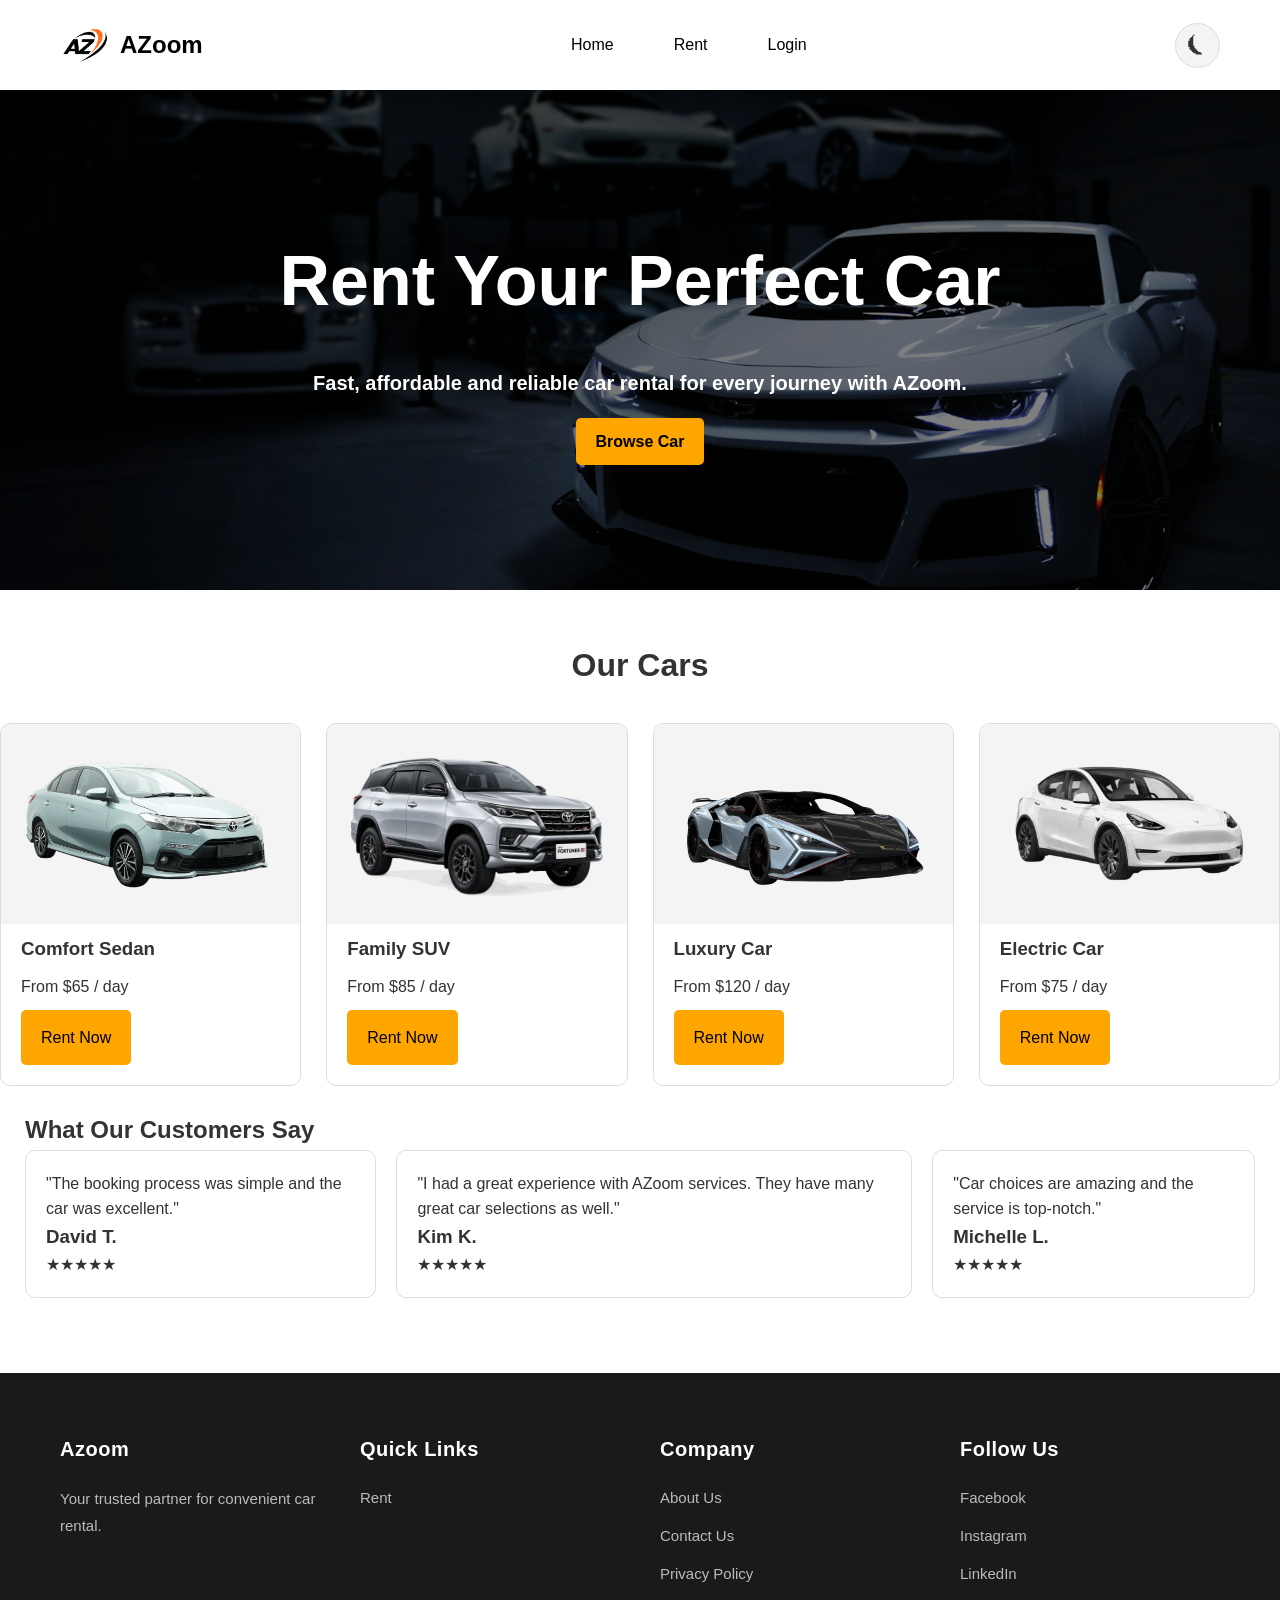
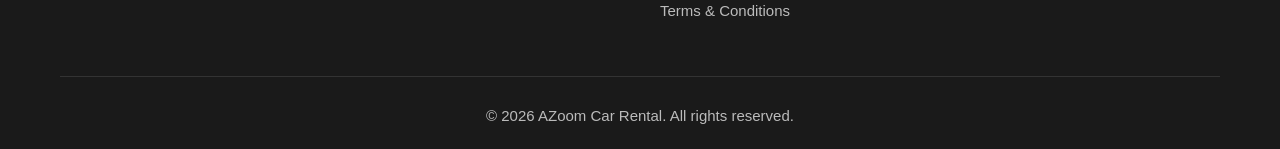
<file: index.html>
<!DOCTYPE html>
<html lang="en">
<head>
    <meta charset="UTF-8">
    <meta name="viewport" content="width=device-width, initial-scale=1.0">
    <title>AZoom Car Rental</title>
    <link rel="stylesheet" href="css/style.css">
</head>
<body>
    <header>
        <div class="logo">
            <img src="images/logo.png" alt="Logo">
            <span>AZoom</span>
        </div>
        <nav>
            <ul>    
                <li><a href="index.html">Home</a></li>
                <li><a href="cars.html">Rent</a></li>
                <li id="navMyBookings" style="display: none;"><a href="my-bookings.html">My Bookings</a></li> 
                <li><a href="login.html" id="navAuthLink">Login</a></li>
            </ul>
        </nav>
        <button id="themeToggle" class="theme-btn" aria-label="Toggle dark mode">⏾</button>
    </header>

    <main>
        <section class="hero">
            <div class="hero-content">
                <h1>Rent Your Perfect Car</h1>
                <p>Fast, affordable and reliable car rental for every journey with AZoom.</p>
                <a href="cars.html" class="btn">Browse Car</a>
            </div>
        </section>

        <section class="cars">
            <h2>Our Cars</h2>
            <div class="car-grid">
                <article class="car-card">
                    <img src="images/sedancar1.jpg" alt="Sedan">
                    <h3>Comfort Sedan</h3>
                    <p>From $65 / day</p>
                    <a href="cars.html?filter=sedan" class="btn">Rent Now</a>
                </article>

                <article class="car-card">
                    <img src="images/suvcar1.jpg" alt="SUV">
                    <h3>Family SUV</h3>
                    <p>From $85 / day</p>
                    <a href="cars.html?filter=suv" class="btn">Rent Now</a>
                </article>

                <article class="car-card">
                    <img src="images/luxcar1.jpg" alt="Luxury car">
                    <h3>Luxury Car</h3>
                    <p>From $120 / day</p>
                    <a href="cars.html?filter=luxury" class="btn">Rent Now</a>
                </article>
                
                <article class="car-card">
                    <img src="images/electriccar1.jpg" alt="Electric car">
                    <h3>Electric Car</h3>
                    <p>From $75 / day</p>
                    <a href="cars.html?filter=electric" class="btn">Rent Now</a>
                </article>
            </div>
        </section>

        <section class="testimonials">
            <h2>What Our Customers Say</h2>
            <div class="testimonial-container">
                <article class="testimonial">
                    <p>"The booking process was simple and the car was excellent."</p>
                    <h3>David T.</h3>
                    <p>★★★★★</p>
                </article>
                <article class="testimonial">
                    <p>"I had a great experience with AZoom services. They have many great car selections as well."</p>
                    <h3>Kim K.</h3>
                    <p>★★★★★</p>
                </article>
                <article class="testimonial">
                    <p>"Car choices are amazing and the service is top-notch."</p>
                    <h3>Michelle L.</h3>
                    <p>★★★★★</p>
                </article>
            </div>
        </section>
    </main>

    <footer>
        <div class="footer-container">
            <div>
                <h3>Azoom</h3>
                <p>Your trusted partner for convenient car rental.</p>
            </div>
            <div>
                <h3>Quick Links</h3>
                <ul>
                    <li><a href="cars.html">Rent</a></li>
                </ul>
            </div>
            <div>
                <h3>Company</h3>
                <ul>
                    <li><a href="#">About Us</a></li>
                    <li><a href="#">Contact Us</a></li>
                    <li><a href="#">Privacy Policy</a></li>
                    <li><a href="#">Terms & Conditions</a></li>
                </ul>
            </div>
            <div>
                <h3>Follow Us</h3>
                <ul>
                    <li><a href="https://www.facebook.com/">Facebook</a></li>
                    <li><a href="https://www.instagram.com/">Instagram</a></li>
                    <li><a href="https://sg.linkedin.com/">LinkedIn</a></li> 
                </ul>               
            </div>
        </div>
        <div class="copyright">
            <p>&copy; 2026 AZoom Car Rental. All rights reserved.</p>
        </div>
    </footer>

    <script src="js/data.js"></script>
    <script src="js/app.js"></script>
</body>
</html>
</file>
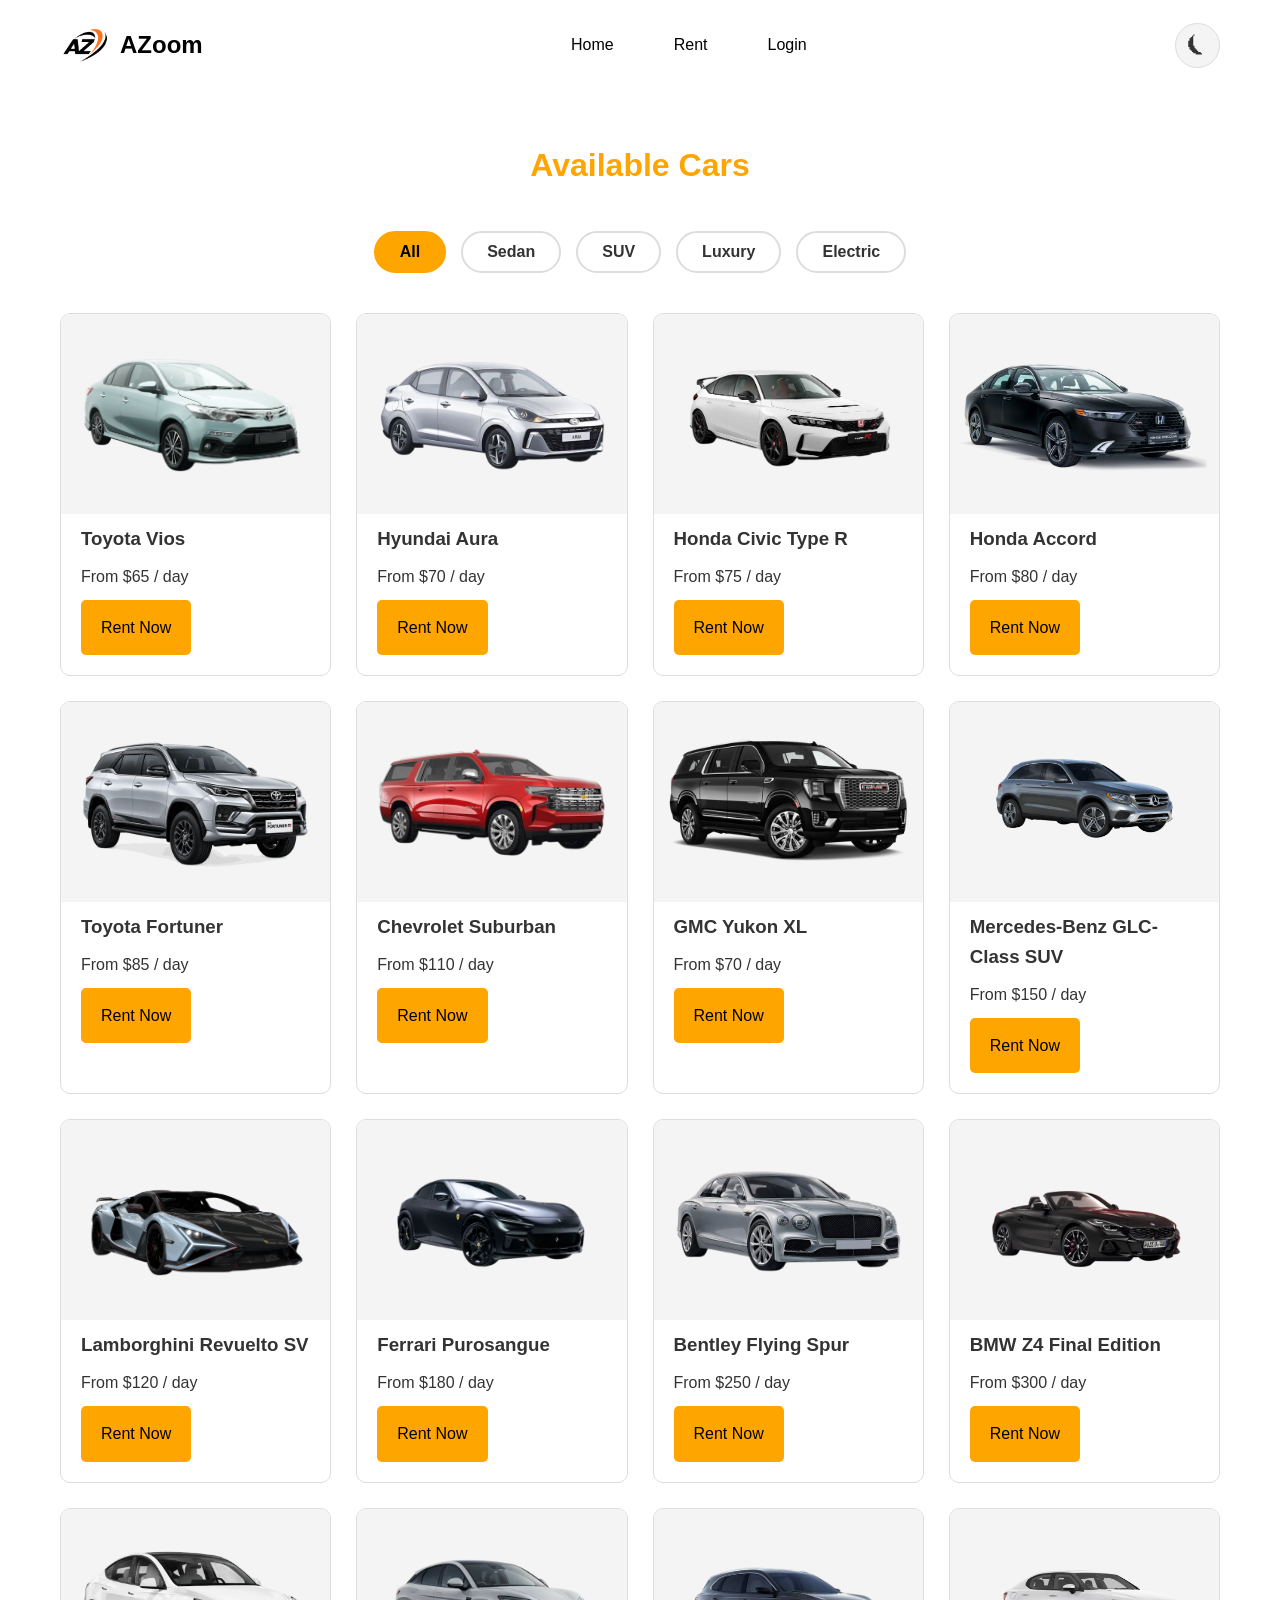
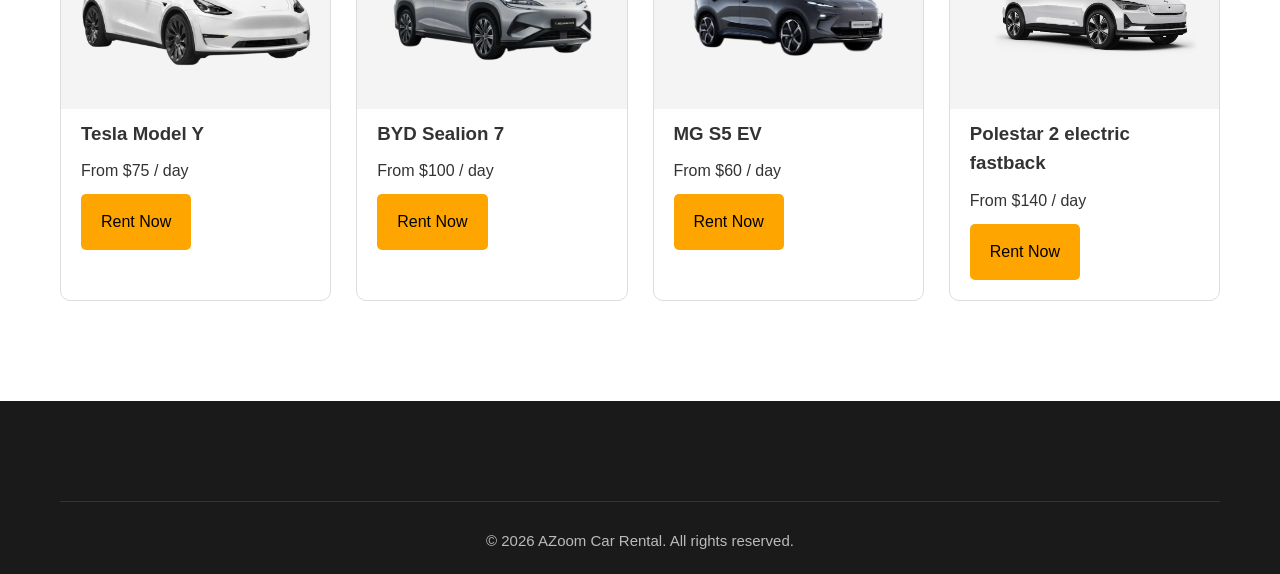
<file: cars.html>
<!DOCTYPE html>
<html lang="en">
<head>
    <meta charset="UTF-8">
    <meta name="viewport" content="width=device-width, initial-scale=1.0">
    <title>Our Cars - AZoom</title>
    <link rel="stylesheet" href="css/style.css">
</head>
<body>
    <header>
        <div class="logo">
            <img src="images/logo.png" alt="Logo">
            <span>AZoom</span>
        </div>
        <nav>
            <ul>    
                <li><a href="index.html">Home</a></li>
                <li><a href="cars.html">Rent</a></li>
                <li id="navMyBookings" style="display: none;"><a href="my-bookings.html">My Bookings</a></li>
                <li><a href="login.html" id="navAuthLink">Login</a></li>
            </ul>
        </nav>
        <button id="themeToggle" class="theme-btn" aria-label="Toggle dark mode">⏾</button>
    </header>

    <main>
        <section class="cars" style="padding: 50px 60px; min-height: 60vh;">
            <h2 style="text-align: center; margin-bottom: 40px; color: orange;">Available Cars</h2>
            
            <div class="filter-container">
                <button class="filter-btn" data-filter="All">All</button> 
                <button class="filter-btn" data-filter="Sedan">Sedan</button>
                <button class="filter-btn" data-filter="SUV">SUV</button>
                <button class="filter-btn" data-filter="Luxury">Luxury</button>
                <button class="filter-btn" data-filter="Electric">Electric</button>  
            </div>

            <div class="car-grid" id="allCarsGrid">
                <!-- JavaScript will inject the car cards into this div -->
            </div>
        </section>
    </main>

    <footer>
        <div class="copyright">
            <p>&copy; 2026 AZoom Car Rental. All rights reserved.</p>
        </div>
    </footer>

    <script src="js/data.js"></script>
    <script src="js/app.js"></script>
</body>
</html>
</file>
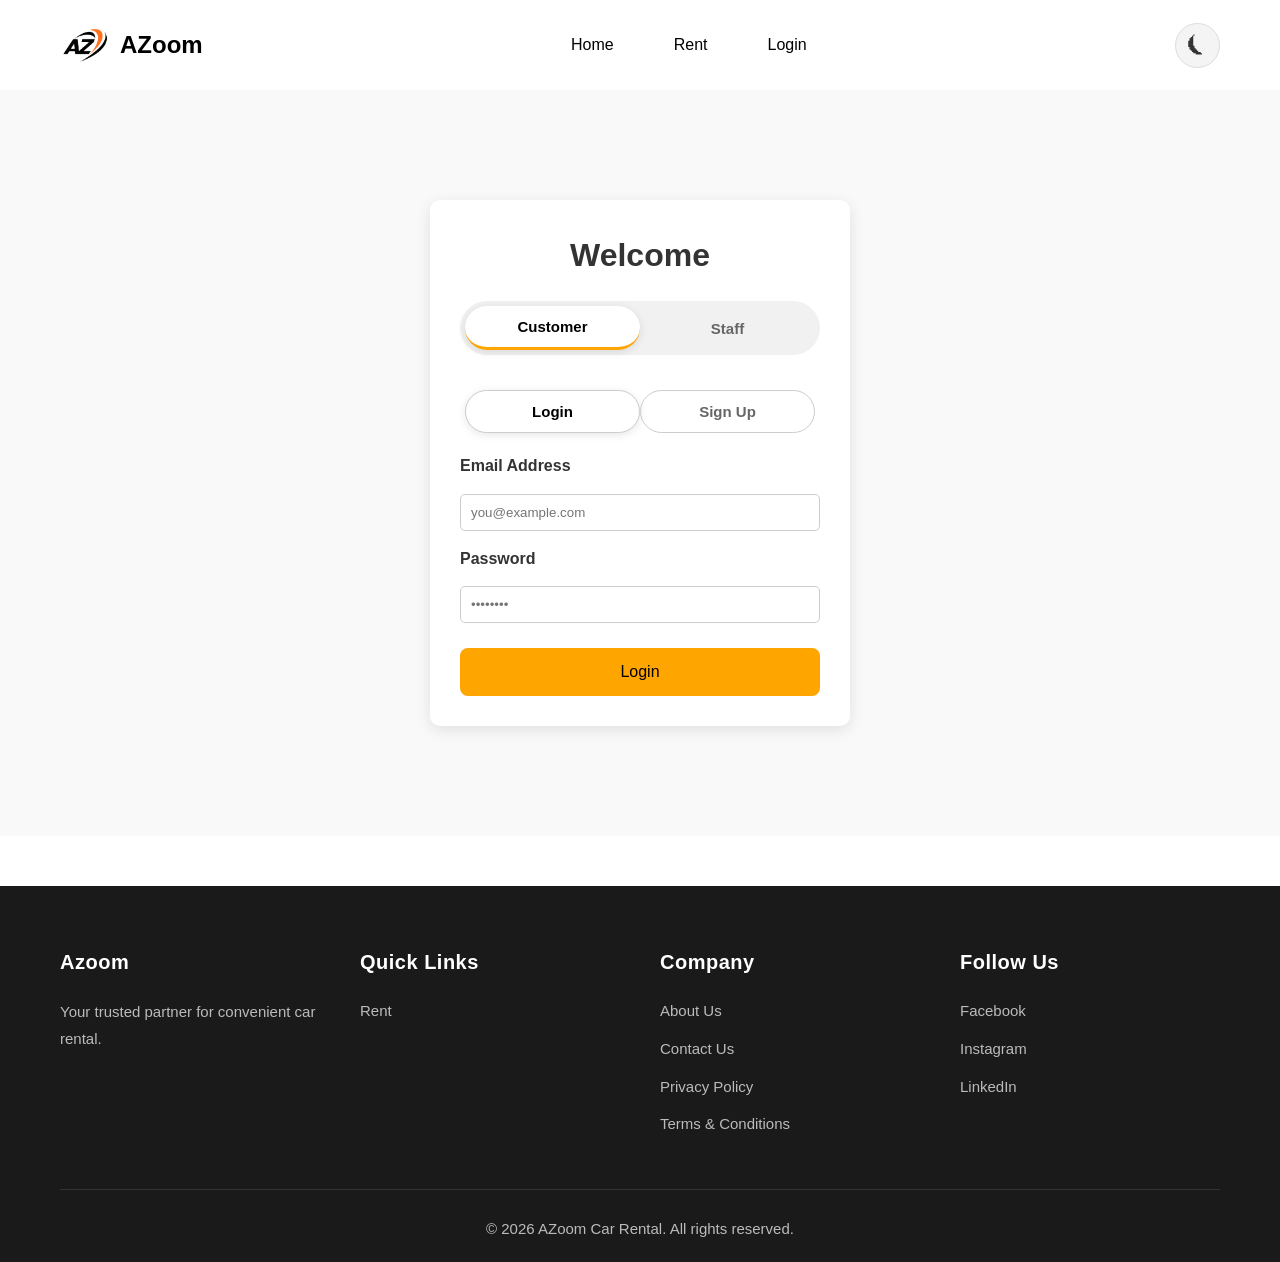
<file: login.html>
<!DOCTYPE html>
<html lang="en">
<head>
    <meta charset="UTF-8">
    <meta name="viewport" content="width=device-width, initial-scale=1.0">
    <title>Login - AZoom Car Rental</title>
    <link rel="stylesheet" href="css/style.css">
</head>
<body>
    <!-- HEADER -->
    <header>
        <div class="logo">
            <img src="images/logo.png" alt="Logo">
            <span>AZoom</span>
        </div>
        <nav>
            <ul>    
                <li><a href="index.html">Home</a></li>
                <li><a href="cars.html">Rent</a></li>
                <li id="navMyBookings" style="display: none;"><a href="my-bookings.html">My Bookings</a></li>
                <li><a href="login.html" id="navAuthLink">Login</a></li>
            </ul>
        </nav>
        <button id="themeToggle" class="theme-btn" aria-label="Toggle dark mode">⏾</button>
    </header>

    <main class="booking-main" style="min-height: 70vh;">
        <div class="booking-container login-container">
            <h1 class="booking-title">Welcome</h1>
            
            <div class="login-toggle">
                <button type="button" id="tabCustomer" class="toggle-btn active">Customer</button>
                <button type="button" id="tabStaff" class="toggle-btn">Staff</button>
            </div>

            <div class="login-toggle" style="margin-bottom: 15px; background: transparent;">
                <button type="button" id="btnLoginMode" class="toggle-btn active" style="border: 1px solid #ccc;">Login</button>
                <button type="button" id="btnSignupMode" class="toggle-btn" style="border: 1px solid #ccc;">Sign Up</button>
            </div>

            <form id="loginForm" class="booking-form">
                <label>Email Address</label>
                <input type="email" id="loginEmail" placeholder="you@example.com" required>

                <label>Password</label>
                <input type="password" id="loginPass" placeholder="••••••••" required>

                <button type="submit" id="loginSubmitBtn" class="btn login-btn">Login</button>

                <div id="authMessage" class="auth-message" style="display: none;"></div>
            </form>

            <div id="staffDemoBox" class="demo-box" style="display: none;">
                <strong>Demo Staff Account</strong><br>
                Email: <code>azoomemp@az.com</code><br>
                Password: <code>az1</code>
            </div>
        </div>
    </main>

    <footer>
        <div class="footer-container">
            <div>
                <h3>Azoom</h3>
                <p>Your trusted partner for convenient car rental.</p>
            </div>
            <div>
                <h3>Quick Links</h3>
                <ul>
                    <li><a href="cars.html">Rent</a></li>
                </ul>
            </div>
            <div>
                <h3>Company</h3>
                <ul>
                    <li><a href="#">About Us</a></li>
                    <li><a href="#">Contact Us</a></li>
                    <li><a href="#">Privacy Policy</a></li>
                    <li><a href="#">Terms & Conditions</a></li>
                </ul>
            </div>
            <div>
                <h3>Follow Us</h3>
                <ul>
                    <li><a href="https://www.facebook.com/">Facebook</a></li>
                    <li><a href="https://www.instagram.com/">Instagram</a></li>
                    <li><a href="https://sg.linkedin.com/">LinkedIn</a></li
                </ul>
            </div>
        </div>

        <div class="copyright">
            <p>&copy; 2026 AZoom Car Rental. All rights reserved.</p>
        </div>
    </footer>

    <script src="js/data.js"></script>
    <script src="js/app.js"></script>
</body>
</html>
</file>
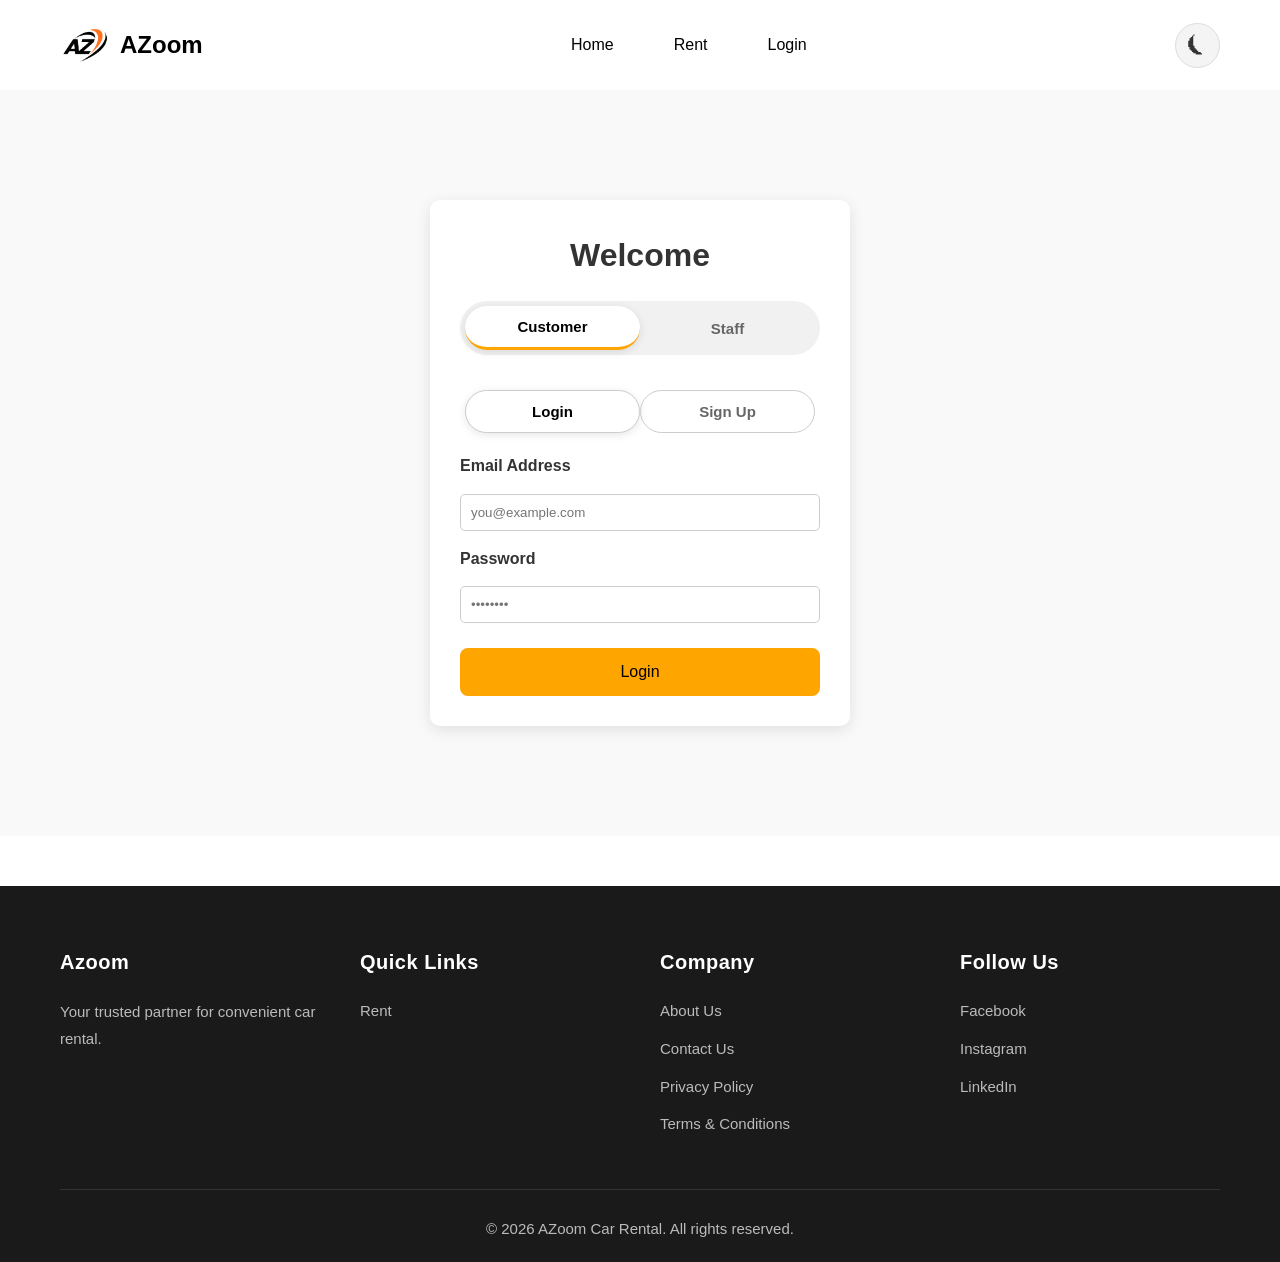
<file: my-bookings.html>
<!DOCTYPE html>
<html lang="en">
<head>
    <meta charset="UTF-8">
    <meta name="viewport" content="width=device-width, initial-scale=1.0">
    <title>My Bookings - AZoom</title>
    <link rel="stylesheet" href="css/style.css">
</head>
<body>
    <header>
        <div class="logo">
            <img src="images/logo.png" alt="Logo">
            <span>AZoom</span>
        </div>
        <nav>
            <ul>    
                <li><a href="index.html">Home</a></li>
                <li><a href="cars.html">Rent</a></li>
                <li id="navMyBookings"><a href="my-bookings.html">My Bookings</a></li>
                <li><a href="login.html" id="navAuthLink">Login</a></li>
            </ul>
        </nav>
        <button id="themeToggle" class="theme-btn" aria-label="Toggle dark mode">⏾</button>
    </header>

    <main class="booking-main">
        <div class="booking-container" style="max-width: 900px;">
            <h1 class="booking-title">My Bookings</h1>
            <p style="text-align: center; margin-bottom: 30px;">Here are all the cars you have reserved with AZoom.</p>

            <div id="customerBookingsList" class="staff-dashboard">
                <!-- Bookings will be injected here -->
            </div>
        </div>
    </main>

    <footer>
        <div class="copyright">
            <p>&copy; 2026 AZoom Car Rental. All rights reserved.</p>
        </div>
    </footer>

    <script src="js/data.js"></script>
    <script src="js/app.js"></script>
</body>
</html>
</file>
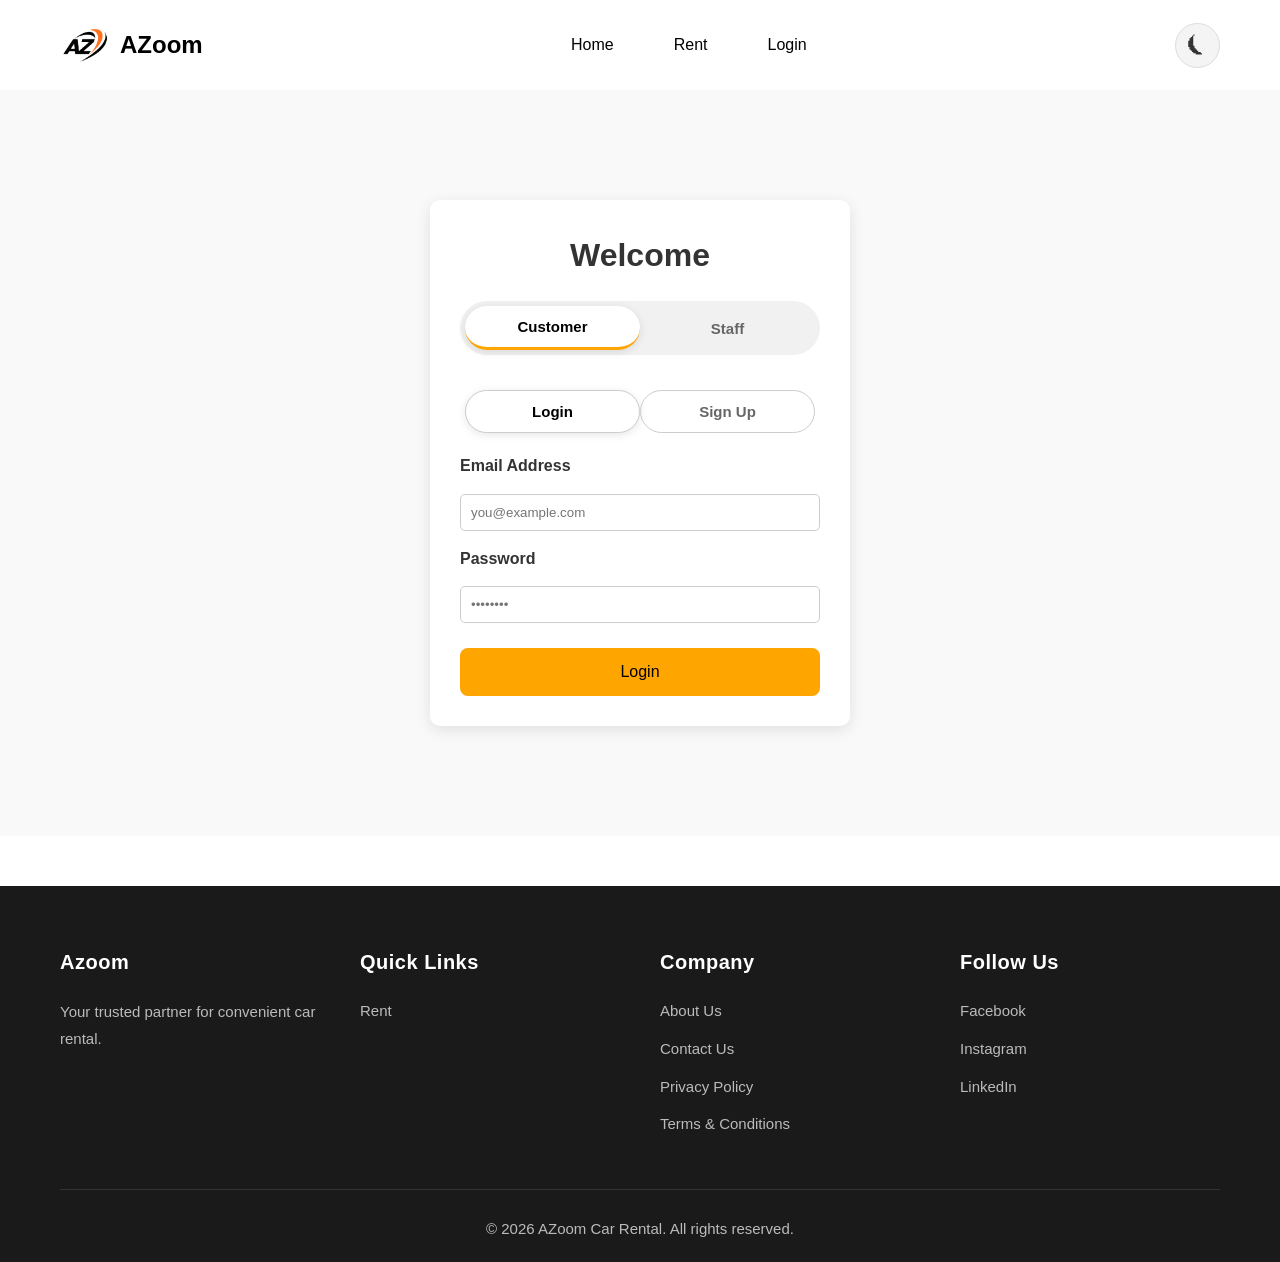
<file: rent.html>
<!DOCTYPE html>
<html lang="en">
<head>
    <meta charset="UTF-8">
    <meta name="viewport" content="width=device-width, initial-scale=1.0">
    <title>Rent a Car - AZoom</title>
    <link rel="stylesheet" href="css/style.css">
</head>
<body>
    <header>
        <div class="logo">
            <img src="images/logo.png" alt="Logo">
            <span>AZoom</span>
        </div>
        <nav>
            <ul>    
                <li><a href="index.html">Home</a></li>
                <li><a href="cars.html">Rent</a></li>
                <li id="navMyBookings" style="display: none;"><a href="my-bookings.html">My Bookings</a></li>
                <li><a href="login.html" id="navAuthLink">Login</a></li>
            </ul>
        </nav>
        <button id="themeToggle" class="theme-btn" aria-label="Toggle dark mode">⏾</button>
    </header>

    <main class="booking-main">
        <div class="booking-container">
            <a href="cars.html" class="back-btn">← Back</a>
            
            <h1 class="booking-title" id="pageTitle">Complete Your Reservation</h1>
            

            <div id="rentCarDetails" class="car-details-box">
                <!-- JavaScript will inject the selected car's details here -->
            </div>

            <hr class="booking-divider">

            <!-- Reservation Form -->
            <form id="reserveForm" class="booking-form">
                <label>Full Name</label>
                <input type="text" id="custName" placeholder="John Doe" required>

                <label>Email Address</label>
                <input type="email" id="custEmail" placeholder="you@example.com" required>

                <div class="date-row">
                    <div>
                        <label>Pick-up Date</label>
                        <input type="date" id="startDate" required>
                    </div>
                    <div>
                        <label>Return Date</label>
                        <input type="date" id="endDate" required>
                    </div>
                </div>

                <!-- NEW: Location Selection Line -->
                <div class="location-row">
                    <div>
                        <label>Rent Location (Pick-up)</label>
                        <select id="pickupLocation" required class="form-select">
                            <option value="AZoom Rental Office (City Hall)">AZoom Rental Office (HQ)</option>
                            <option value="AZoom Rental Office (Changi Terminal 3)">AZoom Rental Office (Changi Terminal 3)</option>
                        </select>
                    </div>
                    <div>
                        <label>Return Location (Car Park)</label>
                        <select id="returnLocation" required class="form-select">
                            <option value="AZoom Designated Car Park (Level 2, Lot B)">AZoom Designated Car Park (Level 2, Lot B)</option>
                            <option value="AZoom Designated Car Park (Changi Terminal 3)">AZoom Designated Car Park (Changi Terminal 3)</option>
                        </select>
                    </div>
                </div>

                <label>Name on Card</label>
                <input type="text" id="cardName" required>

                <label>Credit Card Number</label>
                <input type="text" id="creditCard"placeholder="0000 0000 0000 0000" maxlength="19" required>

                <div class="date-row">
                    <div>
                        <label>Expiry Date</label>
                        <input type="text" id="cardExpiry" placeholder="MM/YY" maxlength="5" required>
                        <span id="expiryError" style="color: red; font-size: 12px;
                         display: none; margin-top: 5px;">Card has expired!</span>
                    </div>
                    <div>
                        <label>CVV</label>
                        <input type="password" id="cardCvv"  maxlength="3" required>
                    </div>
                </div>
                <!-- Price Summary Box (Hidden by default) -->
                <div id="priceSummary" class="price-summary" style="display: none;">
                    <span>Total Estimated Cost:</span>
                    <strong id="totalPriceAmount">$0</strong>
                </div>
                <div class="pay-btn-wrapper">
                    <button type="submit" class="btn pay-btn">Reserve</button>
                </div>
            </form>

            <div id="receiptPanel" class="receipt-panel" style="display: none;">
                <h2 style="color: #4CAF50; margin-bottom: 15px;">✅ Booking Confirmed!</h2>
                <p>Thank you, <strong id="receiptName"></strong>. Your payment was successful.</p>
                
                <div class="receipt-details">
                    <p><strong>Pick-up (Rent):</strong> <span id="receiptPickup"></span></p>
                    <p><strong>Drop-off (Return):</strong> <span id="receiptReturn"></span></p>
                </div>

                <p style="margin-top: 20px; font-size: 14px; color: #666;">
                    Please bring your ID and credit card to the office to collect your keys.
                </p>
                <a href="index.html" class="btn" style="margin-top: 15px; display: inline-block;">Back to Home</a>
            </div>

        </div>
    </main>

    <footer>
        <div class="copyright">
            <p>&copy; 2026 AZoom Car Rental. All rights reserved.</p>
        </div>
    </footer>

    <script src="js/data.js"></script>
    <script src="js/app.js"></script>
</body>
</html>
</file>
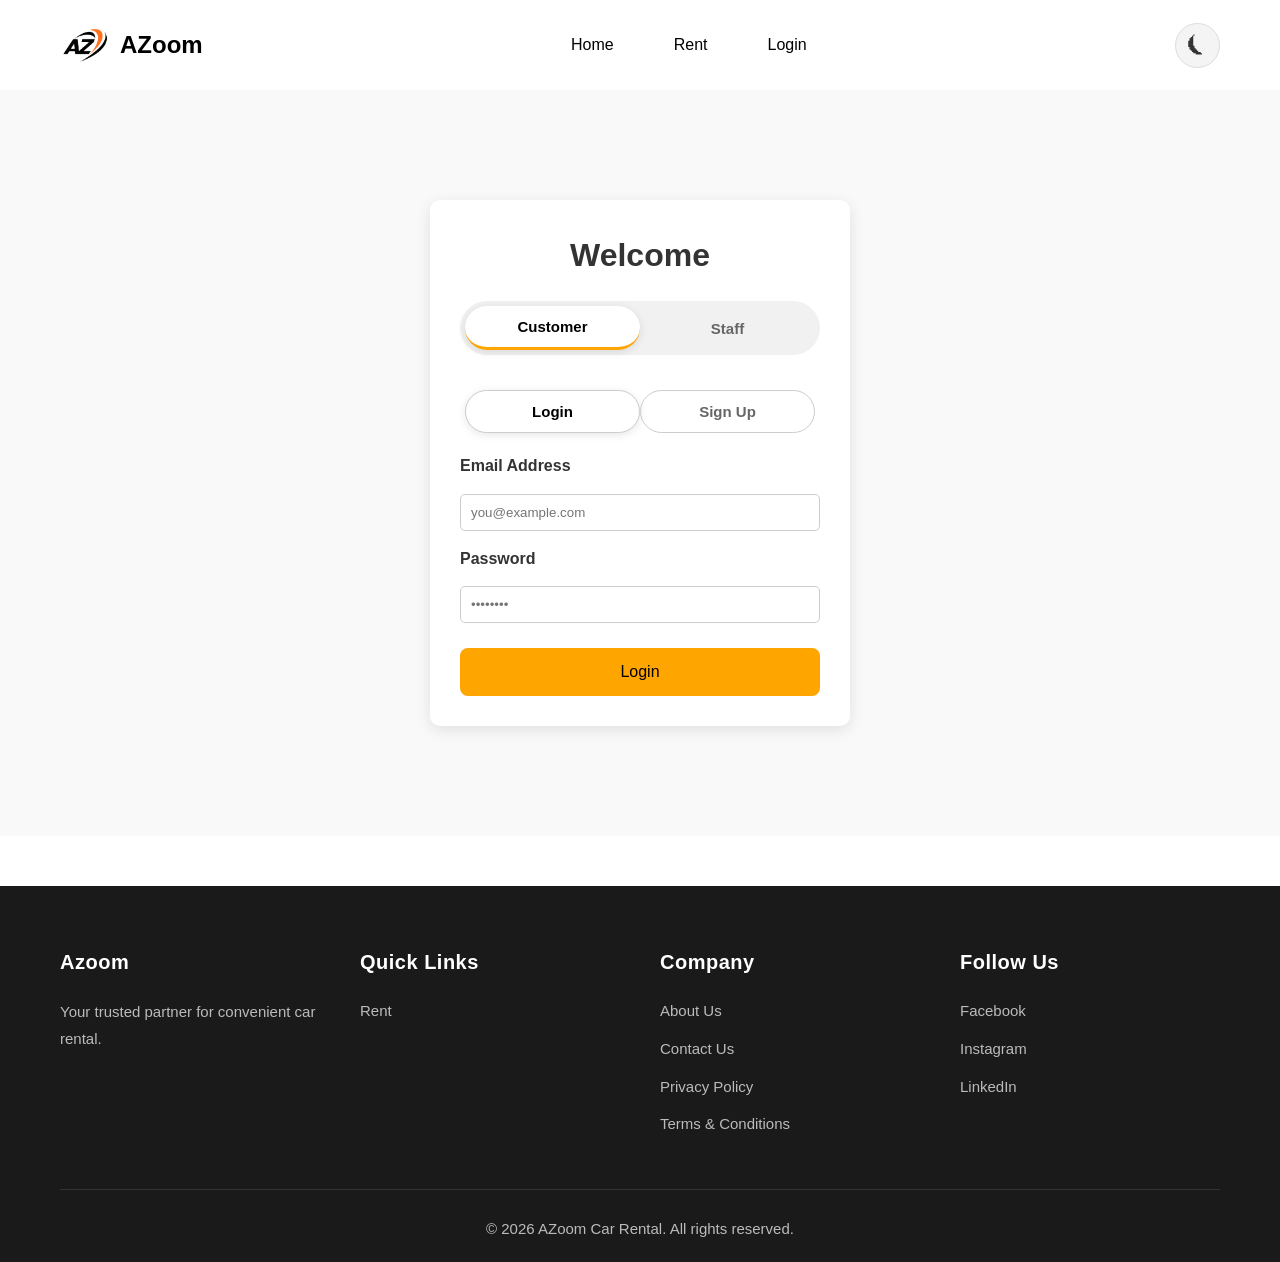
<file: staff.html>
<!DOCTYPE html>
<html lang="en">
<head>
    <meta charset="UTF-8">
    <meta name="viewport" content="width=device-width, initial-scale=1.0">
    <title>Staff Dashboard - AZoom</title>
    <link rel="stylesheet" href="css/style.css">
</head>
<body>
    <header>
        <div class="logo">
            <img src="images/logo.png" alt="Logo">
            <span>AZoom Staff</span>
        </div>
        <nav>
            <ul>    
                <li><a href="staff.html">Dashboard</a></li>
                <li><a href="#" id="logoutBtn">Logout</a></li>
            </ul>
        </nav>
        <button id="themeToggle" class="theme-btn" aria-label="Toggle dark mode">⏾</button>
    </header>

    <main class="booking-main">
        <div class="booking-container" style="max-width: 1000px;">
            <h1 class="booking-title">Staff Workflow Dashboard</h1>
            <p style="text-align: center; margin-bottom: 20px;">Manage reservations, inspect cars, and generate final bills.</p>

            <div id="staffDashboard" class="staff-dashboard">
                <!-- JavaScript will inject the car cards into this div -->
            </div>
        </div>
    </main>

    <footer>
        <div class="copyright">
            <p>&copy; 2026 AZoom Car Rental. All rights reserved.</p>
        </div>
    </footer>

    <script src="js/data.js"></script>
    <script src="js/app.js"></script>
</body>
</html>
</file>
<file: css/style.css>
/* =========================================
   GLOBAL STYLES
   ========================================= */
* {
    box-sizing: border-box;
    margin: 0;
    padding: 0;
}

body {
    font-family: Arial, Helvetica, sans-serif;
    line-height: 1.6;
    color: #333;
    background-color: #ffffff;
}

a {
    text-decoration: none;
}

img {
    width: 100%;
    display: block;
}

/* =========================================
   HEADER
   ========================================= */
header {
    background-color: white;
    display: flex;
    justify-content: space-between;
    align-items: center;
    padding: 20px 60px;
}

/* =========================================
   LOGO
   ========================================= */
.logo {
    font-size: 24px;
    font-weight: bold;
    color:black;
    display: flex;
    align-items: center;

}
.logo img {
    width: 50px;
    height: 50px;
    margin-right: 10px;
    object-fit: contain;
}

/* =========================================
   NAVIGATION
   ========================================= */
nav ul {
    color:white;
    display: flex;
    list-style: none;
    gap: 60px;
}

nav a {
    color:black;
}

/* =========================================
   HERO
   ========================================= */
.hero {
    background-color: grey;
    min-height: 500px;
    display: flex;
    align-items: center;
    justify-content: center;
    text-align: center;
    background: linear-gradient(rgba(0,0,0,0.5), rgba(0,0,0,0.5)),
    url('../images/mainbg.jpg') center/cover;
    animation: fadeIn 1.2s ease-in;
    margin-bottom: 50px; 
}

@keyframes fadeIn {
  from { opacity: 0; transform: translateY(20px); }
  to { opacity: 1; transform: translateY(0); }
}
.hero-content {
    color:white;
    font-weight:bold;
    animation: fadeIn 1.5s cubic-bezier(0.16, 1, 0.3, 1) forwards;
}

.hero h1 {
    font-size: 70px;
}

.hero p {
    font-size: 20px;    
    padding: 30px ;
}

/* =========================================
   BUTTON
   ========================================= */
.btn {
    background-color: orange;
    color: black;
    padding: 15px 20px;
    border: none;
    border-radius: 5px;
    cursor: pointer;
}

/* =========================================
   PROMOTIONS
   ========================================= */
.promotions {
    align-items: center;
    text-align: center;    
}

.promotions h2 {
    color: orange;
}

.promotion-container {
    display: flex;
    gap: 20px;
    align-items: center;    
}

.promotion-card {
    flex: 1;
    border: 1px solid #ddd;
    border-radius: 10px;
    overflow: hidden;
    padding: 20px;
    gap: 10px;
}

/* =========================================
   CARS
   ========================================= */
.cars h2{
    text-align: center;
    margin-bottom: 2rem; 
    font-size: 2rem;
}
.car-grid {
    display: grid;
    grid-template-columns: repeat(4, 1fr);
    gap: 25px;
}

.car-card {
    border: 1px solid #ddd;
    border-radius: 10px;
    overflow: hidden;
    padding-bottom: 20px;
    transition: transform 0.3s, box-shadow 0.3s;
    animation: fadeIn 0.6s ease-in;
}

.car-card h3 {
    margin: 10px 20px;
}

.car-card p {
    margin: 10px 20px;
}
.car-card .btn {
    display: inline-block;
    margin-left: 20px;
}
.car-card img {
    width: 100%;
    height: 200px;
    object-fit: contain; 
    background-color: #f4f4f4; 
    padding: 10px; 
}

/* Add dark mode for the image background */
body.dark .car-card img {
    background-color: #1a1a1a;
}

/* =========================================
   CAR FILTER BUTTONS
   ========================================= */
.filter-container {
    display: flex;
    justify-content: center;
    gap: 15px;
    margin-bottom: 40px;
    flex-wrap: wrap;
}

.filter-btn {
    padding: 10px 24px;
    background-color: white;
    border: 2px solid #ddd;
    border-radius: 30px;
    cursor: pointer;
    font-weight: bold;
    font-size: 16px;
    color: #333;
    transition: all 0.3s ease;
}

.filter-btn:hover {
    border-color: orange;
}

.filter-btn.active {
    background-color: orange;
    border-color: orange;
    color: black;
}

body.dark .filter-btn {
    background-color: #2a2a2a;
    border-color: #555;
    color: #f4f4f4;
}

body.dark .filter-btn.active {
    background-color: orange;
    border-color: orange;
    color: black;
}

/* =========================================
   TESTIMONIALS
   ========================================= */

.testimonials {
    flex: 1;
    padding: 25px;
    border-radius: 10px;

}

.testimonial-container {
    display: flex;
    gap: 20px;
}

.testimonial {
    border: 1px solid #ddd;
    border-radius: 10px;
    padding: 20px;
}

/* =========================================
   FOOTER
   ========================================= */

footer {
    background-color: #1a1a1a;
    color: #f4f4f4;
    padding: 60px 60px 20px 60px;
    margin-top: 50px;
}

.footer-container {
    display: grid;
    grid-template-columns: repeat(4, 1fr);
    gap: 40px;
    max-width: 1200px;
    margin: 0 auto;
}

footer h3 {
    color: #ffffff;
    margin-bottom: 20px;
    font-size: 20px;
    letter-spacing: 0.5px;
}

footer p {
    color: #bbbbbb;
    font-size: 15px;
    line-height: 1.8;
}

footer ul {
    list-style-type: none;
    padding: 0;
    margin: 0;
}

footer li {
    margin-bottom: 12px;
}

footer a {
    color: #bbbbbb;
    text-decoration: none;
    font-size: 15px;
    transition: color 0.3s ease;
}

.copyright {
    text-align: center;
    padding-top: 25px;
    margin-top: 40px;
    border-top: 1px solid #333333; 
    font-size: 14px;
    color: #888888;
}

/* =========================================
   RESPONSIVE DESIGN
   ========================================= */
@media (max-width: 768px) {
    .car-grid {
        grid-template-columns: repeat(2, 1fr);
    }
}

@media (max-width: 480px) {
    .car-grid{
        grid-template-columns: 1fr;
    }
}

/* =========================================
   DARK MODE STYLES
   ========================================= */
body.dark {
    background-color: #1a1a1a;
    color: #f4f4f4;
}

body.dark header {
    background-color: #222;
}

body.dark nav a, 
body.dark .logo span {
    color: #f4f4f4;
}

body.dark .car-card, 
body.dark .testimonial {
    background-color: #2a2a2a;
    border-color: #444;
}

body.dark main {
    background-color: #1a1a1a !important;
}

body.dark #rentCarDetails,
body.dark form {
    color: #f4f4f4;
}

body.dark form input {
    background-color: #333;
    color: white;
    border-color: #555;
}

/* =========================================
   THEME TOGGLE BUTTON
   ========================================= */
.theme-btn {
    background-color: #f4f4f4;
    color: #333;
    border: 1px solid #ddd;
    border-radius: 50%; 
    width: 45px;
    height: 45px;
    display: flex;
    align-items: center;
    justify-content: center;
    cursor: pointer;
    font-size: 20px;
    transition: all 0.3s ease;
}

.theme-btn:hover {
    background-color: #e0e0e0;
    transform: scale(1.1) rotate(15deg); 
}

/* Dark mode styles for the button */
body.dark .theme-btn {
    background-color: #333333;
    color: #ffffff;
    border: 1px solid #555;
}

body.dark .theme-btn:hover {
    background-color: #444444;
}

/* =========================================
   RENT PAGE (BOOKING FORM) STYLES
   ========================================= */

.booking-main {
    padding: 50px 20px; 
    background: #f9f9f9; 
    min-height: 80vh;
}

.booking-container {
    max-width: 800px; 
    margin: 0 auto; 
    background: white; 
    color: #333;
    padding: 30px; 
    border-radius: 10px; 
    box-shadow: 0 4px 15px rgba(0,0,0,0.1);
}

.booking-title {
    text-align: center; 
    margin-bottom: 20px;
}

.booking-divider {
    margin-bottom: 30px; 
    border: 1px solid #ddd;
}

.booking-form {
    display: flex; 
    flex-direction: column; 
    gap: 15px;
}

.booking-form label {
    font-weight: bold;
}

.booking-form input {
    padding: 10px; 
    border: 1px solid #ccc; 
    border-radius: 5px;
    width: 100%;
    font-family: inherit;
}

.date-row {
    display: grid;
    grid-template-columns: 1fr 1fr; 
    gap: 20px;
    width: 100%; 
}

.date-row > div {
    display: flex;
    flex-direction: column;
    width: 100%;
}

.date-row input {
    width: 100%;
    box-sizing: border-box;
}

#rentCarDetails img {
    width: 100%; 
    height: auto; 
    max-height: 400px;
    object-fit: contain; 
    border-radius: 10px;
    margin-bottom: 15px;
    background-color: #f4f4f4;
}

/* Dark mode for the image background */
body.dark #rentCarDetails img {
    background-color: #1a1a1a; 
}

/* =========================================
   RENT PAGE DARK MODE OVERRIDES
   ========================================= */
body.dark .booking-main {
    background: #1a1a1a; 
}

body.dark .booking-container {
    background: #2a2a2a; 
    color: #f4f4f4;
    box-shadow: 0 4px 15px rgba(0,0,0,0.5);
}

body.dark .booking-divider {
    border-color: #444;
}

body.dark .booking-form input {
    background: #333; 
    color: white;
    border: 1px solid #555;
}

body.dark .booking-form input:focus {
    border-color: orange;
    outline: none;
}

/* =========================================
   BACK BUTTON STYLES
   ========================================= */
.back-btn {
    display: inline-flex;
    align-items: center;
    margin-bottom: 20px;
    padding: 10px 18px;
    background-color: #f0f0f0;
    color: #333;
    border-radius: 8px;
    text-decoration: none;
    font-weight: bold;
    transition: all 0.3s ease;
}

.back-btn:hover {
    background-color: #e0e0e0;
    transform: translateX(-5px);
}

/* Dark Mode */
body.dark .back-btn {
    background-color: #333;
    color: #fff;
    border: 1px solid #555;
}

body.dark .back-btn:hover {
    background-color: #444;
}

/* =========================================
   LOGIN TOGGLE TABS
   ========================================= */
.login-toggle {
    display: flex;
    margin-bottom: 25px;
    border-bottom: 2px solid #ddd;
}

body.dark .login-toggle {
    border-bottom: 2px solid #444;
}

.toggle-btn {
    flex: 1;
    padding: 12px;
    background: none;
    border: none;
    font-size: 16px;
    font-weight: bold;
    color: #888;
    cursor: pointer;
    transition: all 0.3s ease;
    border-bottom: 3px solid transparent;
}

.toggle-btn:hover {
    color: #333;
}

body.dark .toggle-btn:hover {
    color: #fff;
}

.toggle-btn.active {
    color: orange;
    border-bottom: 3px solid orange;
}

/* =========================================
   LOGIN PAGE STYLES
   ========================================= */
.login-container {
    max-width: 420px; 
    margin: 60px auto; 
}

.login-subtitle {
    text-align: center;
    margin-bottom: 25px;
    color: #666;
    font-size: 14px;
}

body.dark .login-subtitle {
    color: #aaa;
}

/* Toggle Switch between Customer and Staff */
.login-toggle {
    display: flex;
    background-color: #f1f1f1;
    padding: 5px;
    border-radius: 30px;
    margin-bottom: 30px;
    border: none;
}

body.dark .login-toggle {
    background-color: #222;
}

.toggle-btn {
    flex: 1;
    padding: 12px;
    background: transparent;
    border: none;
    border-radius: 25px;
    font-size: 15px;
    font-weight: bold;
    color: #666;
    cursor: pointer;
    transition: all 0.3s ease;
}

body.dark .toggle-btn {
    color: #aaa;
}

.toggle-btn.active {
    background-color: #ffffff;
    color: #000;
    box-shadow: 0 2px 8px rgba(0,0,0,0.1);
}

body.dark .toggle-btn.active {
    background-color: #444;
    color: #fff;
    box-shadow: 0 2px 8px rgba(0,0,0,0.3);
}

.login-btn {
    width: 100%;
    margin-top: 10px;
    font-size: 16px;
    padding: 15px;
    border-radius: 8px;
    transition: all 0.3s ease;
}

body.dark .booking-form input {
    background-color: #2a2a2a;
    color: white;
    border: 1px solid #444;
}

/* =========================================
   LOCATION SELECTION & RECEIPT STYLES
   ========================================= */
.location-row {
    display: flex;
    gap: 20px;
    margin-top: 5px;
}

.location-row > div {
    flex: 1;
}

.form-select {
    width: 100%;
    padding: 10px;
    border: 1px solid #ccc;
    border-radius: 5px;
    font-family: inherit;
    font-size: 15px;
    background-color: white;
    color: #333;
    cursor: pointer;
}

body.dark .form-select {
    background-color: #333;
    color: white;
    border: 1px solid #555;
}

.receipt-panel {
    background: #f0fdf4; 
    border: 2px solid #4CAF50;
    border-radius: 10px;
    padding: 30px;
    text-align: center;
    animation: fadeIn 0.5s ease-in-out;
}

body.dark .receipt-panel {
    background: #1a2a1a;
    border-color: #4CAF50;
}

.receipt-details {
    background: white;
    padding: 15px;
    border-radius: 8px;
    margin-top: 15px;
    text-align: left;
    box-shadow: 0 2px 5px rgba(0,0,0,0.05);
}

body.dark .receipt-details {
    background: #2a2a2a;
}

.receipt-details p {
    margin: 10px 0;
    font-size: 16px;
}


/* =========================================
   BIG PAY & RESERVE BUTTON
   ========================================= */
.pay-btn-wrapper {
    display: block; 
    width: 100%;
    text-align: center; 
    margin-top: 25px;
    margin-bottom: 10px;
}

.pay-btn {
    display: inline-block; 
    width: 80%; 
    max-width: 400px;
    padding: 18px;
    font-size: 20px;
    font-weight: bold;
    text-transform: uppercase;
    letter-spacing: 1px;
    border-radius: 8px;
    box-shadow: 0 4px 15px rgba(255, 165, 0, 0.3);
    transition: all 0.3s ease;
}

.pay-btn:hover {
    transform: translateY(-3px);
    box-shadow: 0 6px 20px rgba(255, 165, 0, 0.5);
}

body.dark .pay-btn {
    box-shadow: 0 4px 15px rgba(255, 165, 0, 0.2);
}

/* =========================================
   STAFF DASHBOARD STYLES
   ========================================= */
.staff-dashboard {
    display: flex;
    flex-direction: column;
    gap: 20px;
}

.staff-card {
    background: white;
    border: 1px solid #ddd;
    border-radius: 10px;
    padding: 20px;
    display: flex;
    flex-direction: column;
    gap: 15px;
    box-shadow: 0 4px 10px rgba(0,0,0,0.05);
}

body.dark .staff-card {
    background: #2a2a2a;
    border-color: #444;
}

.staff-card-header {
    border-bottom: 2px solid #eee;
    padding-bottom: 10px;
}

body.dark .staff-card-header {
    border-color: #444;
}

.staff-card-header h3 {
    margin-bottom: 5px;
    display: flex;
    justify-content: space-between;
    align-items: center;
}

/* Status Badges */
.status-badge {
    font-size: 12px;
    padding: 5px 10px;
    border-radius: 20px;
    text-transform: uppercase;
    font-weight: bold;
}
.status-reserved { background: #fef3c7; color: #92400e; }
.status-rented { background: #dbeafe; color: #1e40af; }
.status-returned { background: #fee2e2; color: #991b1b; }
.status-inspected { background: #f3e8ff; color: #6b21a8; }
.status-completed { background: #d1fae5; color: #065f46; }

.staff-card-details {
    font-size: 14px;
    color: #555;
    display: grid;
    grid-template-columns: 1fr 1fr;
    gap: 10px;
}

body.dark .staff-card-details {
    color: #ccc;
}

.staff-card-actions {
    display: flex;
    justify-content: flex-end;
    margin-top: 10px;
}

.btn-action {
    padding: 12px 20px;
    font-size: 15px;
    border-radius: 8px;
    width: auto;
}

.btn-rent { background-color: #10b981; color: white; }
.btn-return { background-color: #3b82f6; color: white; }
.btn-inspect { background-color: #8b5cf6; color: white; }
.btn-bill { background-color: #f59e0b; color: white; }

/* =========================================
   INLINE STAFF ACTIONS 
   ========================================= */
.inline-inspection {
    display: flex;
    align-items: center;
    gap: 10px;
    background: #f9f9f9;
    padding: 10px;
    border-radius: 8px;
    border: 1px solid #ddd;
    width: 100%;
}

body.dark .inline-inspection {
    background: #1a1a1a;
    border-color: #444;
}

.inline-input {
    padding: 8px;
    border: 1px solid #ccc;
    border-radius: 5px;
    width: 100px;
    font-size: 15px;
}

body.dark .inline-input {
    background: #333;
    color: white;
    border-color: #555;
}

.inline-bill {
    display: flex;
    justify-content: space-between;
    align-items: center;
    flex-wrap: wrap;
    gap: 15px;
    background: #f0fdf4;
    padding: 15px;
    border-radius: 8px;
    border: 1px solid #4CAF50;
    width: 100%;
}

body.dark .inline-bill {
    background: #1a2a1a;
    border-color: #4CAF50;
}

.bill-breakdown {
    display: flex;
    flex-direction: column;
    gap: 5px;
    color: #333;
}

body.dark .bill-breakdown {
    color: #ccc;
}

.bill-breakdown strong {
    font-size: 18px;
    color: #4CAF50;
}

/* =========================================
   DYNAMIC PRICE SUMMARY BOX
   ========================================= */
.price-summary {
    display: flex;
    justify-content: space-between;
    align-items: center;
    background: #f4f4f4;
    padding: 15px 20px;
    border-radius: 8px;
    border: 1px solid #ddd;
    margin-top: 10px;
    font-size: 16px;
    font-weight: bold;
}

body.dark .price-summary {
    background: #222;
    border-color: #444;
}

.price-summary strong {
    font-size: 22px;
    color: orange;
}

/* =========================================
   CUSTOMER BILL BOX (SMALL & DARK MODE FIX)
   ========================================= */
.customer-bill-box {
    margin-top: 15px;
    background: #f9f9f9;
    padding: 15px;
    border-radius: 8px;
    border: 2px solid orange;
    max-width: 350px; 
}

/* Dark mode background fix */
body.dark .customer-bill-box {
    background: #1a1a1a; 
}

.customer-bill-box h4 {
    color: orange;
    margin-bottom: 10px;
    font-size: 16px;
}

.customer-bill-box p {
    font-size: 14px;
    margin-bottom: 5px;
    color: inherit; 
}

.customer-bill-box h3 {
    margin-top: 10px;
    font-size: 18px;
    color: inherit;
}

.customer-bill-box .btn {
    margin-top: 15px;
    width: 100%;
    padding: 12px;
    font-size: 16px;
}

/* =========================================
   CUSTOMER SUCCESS BOX
   ========================================= */
.customer-success-box {
    margin-top: 15px;
    background: #f0fdf4;
    padding: 15px;
    border-radius: 8px;
    border: 2px solid #4CAF50;
    max-width: 350px; 
}

body.dark .customer-success-box {
    background: #1a2a1a; 
}

.customer-success-box h4 {
    color: #4CAF50;
    margin-bottom: 10px;
    font-size: 16px;
}

.customer-success-box p {
    font-size: 14px;
    margin-bottom: 5px;
    color: inherit;
}

/* =========================================
   INLINE AUTH MESSAGES 
   ========================================= */
.auth-message {
    margin-top: 15px;
    padding: 12px;
    border-radius: 8px;
    font-size: 14px;
    font-weight: bold;
    text-align: center;
}

.auth-message.error {
    background-color: #fee2e2;
    color: #991b1b;
    border: 1px solid #f87171;
}

.auth-message.success {
    background-color: #d1fae5;
    color: #065f46;
    border: 1px solid #34d399;
}

body.dark .auth-message.error {
    background-color: #3b1a1a;
    color: #f87171;
    border-color: #991b1b;
}

body.dark .auth-message.success {
    background-color: #1a2a1a;
    color: #34d399;
    border-color: #065f46;
}

/* =========================================
   MOBILE & TABLET Use
   ========================================= */

body {
    overflow-x: hidden; 
}

img {
    max-width: 100%;
    height: auto;
}

@media (max-width: 768px) {
    /* Header & Navigation */
    header {
        flex-direction: column; 
        gap: 15px;
        padding: 15px 20px;
    }
    
    nav ul {
        gap: 20px;
        flex-wrap: wrap; 
        justify-content: center;
    }

    /* Hero Section */
    .hero {
        min-height: 400px;
        padding: 20px;
    }
    
    .hero h1 {
        font-size: 40px; 
    }

    /* Grids (Cars & Footer) */
    .car-grid {
        grid-template-columns: repeat(2, 1fr); /* 2 cars per row */
        gap: 15px;
    }

    .footer-container {
        grid-template-columns: repeat(2, 1fr); /* 2 columns for footer */
        gap: 20px;
    }

    /* Booking Form (Rent Page) */
    .booking-container {
        padding: 20px;
        margin: 20px auto;
    }

    .date-row, .location-row {
        grid-template-columns: 1fr; /* Stacks dates and locations vertically */
        gap: 15px;
    }

    /* Staff Dashboard Cards */
    .staff-card-header {
        flex-direction: column;
        align-items: flex-start;
        gap: 10px;
    }

    .staff-card-details {
        grid-template-columns: 1fr;
    }

    /* Inline Bill / Inspection (Staff Dashboard) */
    .inline-bill, .inline-inspection {
        flex-direction: column;
        align-items: stretch;
        text-align: center;
    }

    .bill-breakdown {
        text-align: center;
        align-items: center;
    }
}

/*Smartphones */
@media (max-width: 480px) {
    /* Hero Section */
    .hero h1 {
        font-size: 32px;
    }
    
    .hero p {
        font-size: 16px;
        padding: 15px 0;
    }

    /* Nav Links  */
    nav a {
        font-size: 14px;
    }

    /* Grids  */
    .car-grid {
        grid-template-columns: 1fr;
    }

    .footer-container {
        grid-template-columns: 1fr;
        text-align: center;
    }

    /* Login Tabs */
    .login-toggle {
        flex-direction: column; /* Stacks Customer/Staff tabs on tiny screens */
        border-radius: 10px;
    }

    /* Big Buttons */
    .pay-btn {
        width: 100%; /* Makes the pay button full width on phones */
        font-size: 18px;
        padding: 15px;
    }

    /* Receipt & Bill Boxes */
    .receipt-panel, .customer-bill-box, .customer-success-box {
        padding: 15px;
        max-width: 100%;
    }

    /* Make Back button easier to tap */
    .back-btn {
        width: 100%;
        justify-content: center;
    }
}

/* Remove up/down arrows from the Damage Cost input */
.inline-input::-webkit-outer-spin-button,
.inline-input::-webkit-inner-spin-button {
    -webkit-appearance: none;
    margin: 0;
}
</file>
